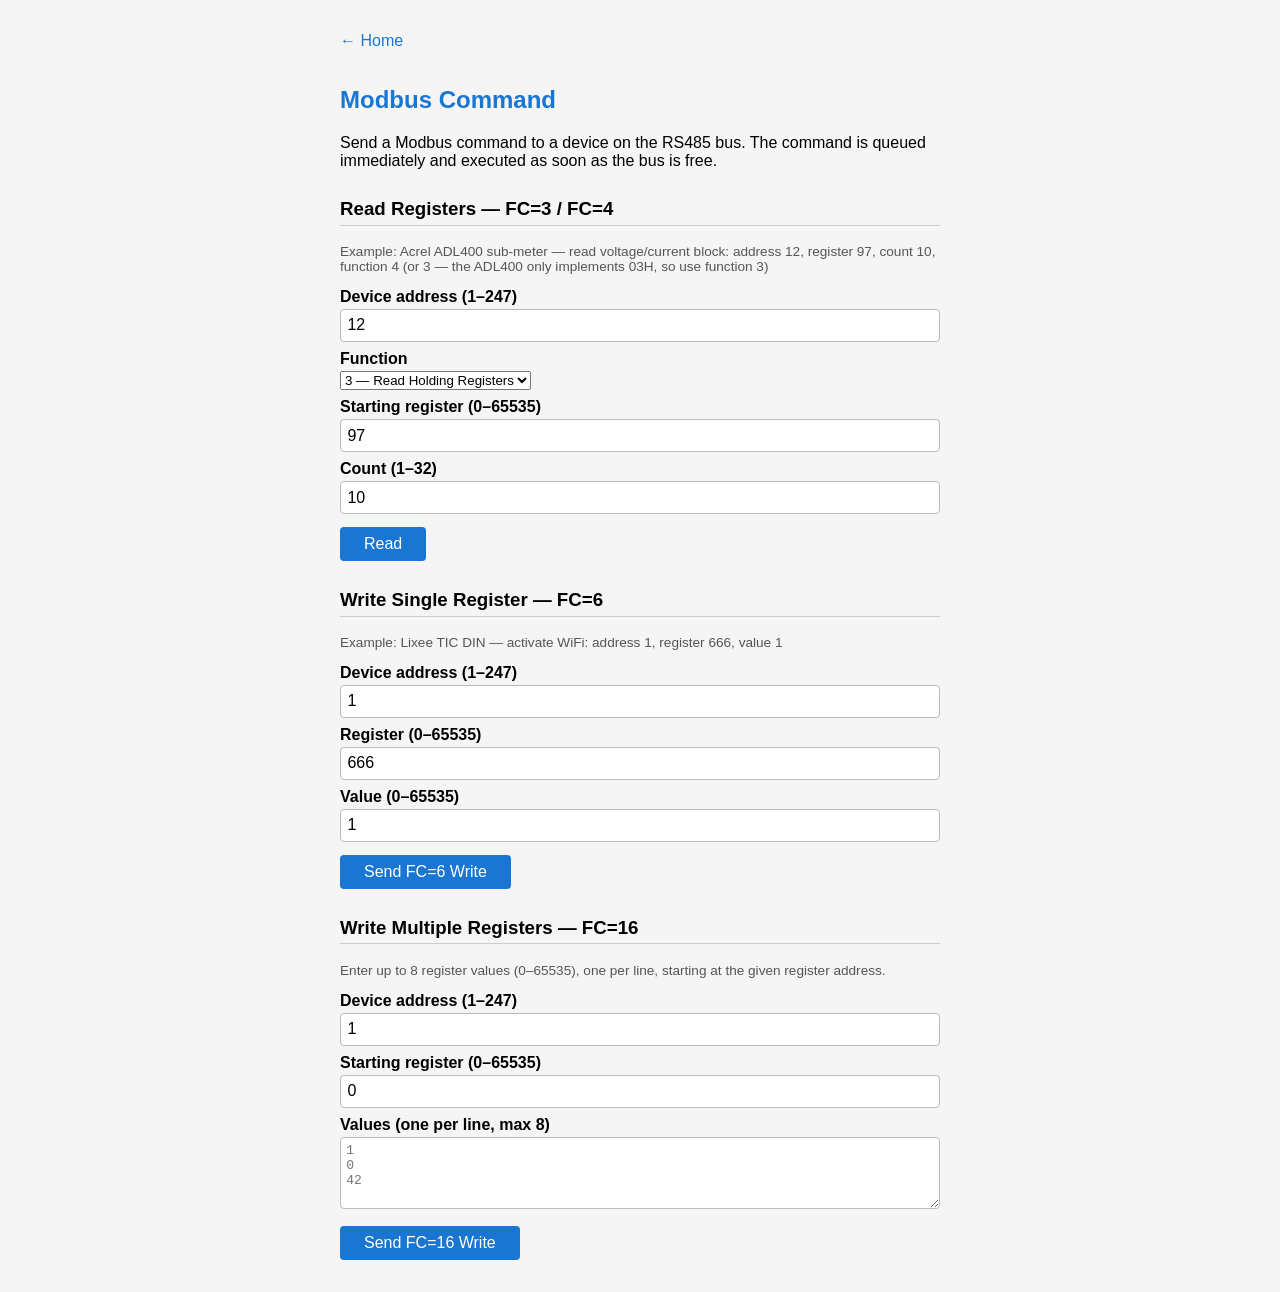
<file: SmartEVSE-3/data/modbus_cmd.html>
<!DOCTYPE html>
<html lang="en">
<head>
  <title>SmartEVSE — Modbus Command</title>
  <meta charset="utf-8"/>
  <meta name="viewport" content="width=device-width, initial-scale=1"/>
  <style>
    body { font-family: sans-serif; max-width: 600px; margin: 2em auto; padding: 0 1em; background:#f5f5f5; }
    h2 { color: #1976d2; }
    h3 { margin-top:1.5em; border-bottom:1px solid #ccc; padding-bottom:.25em; }
    label { display:block; margin:.5em 0 .2em; font-weight:bold; }
    input[type=number], textarea { width:100%; padding:.4em; box-sizing:border-box; border:1px solid #bbb; border-radius:4px; font-size:1em; }
    button { margin-top:.8em; padding:.5em 1.5em; background:#1976d2; color:#fff; border:none; border-radius:4px; cursor:pointer; font-size:1em; }
    button:hover { background:#1565c0; }
    #result6, #result16 { margin-top:.8em; padding:.6em; border-radius:4px; font-family:monospace; white-space:pre-wrap; display:none; }
    .ok    { background:#e8f5e9; border:1px solid #a5d6a7; }
    .error { background:#ffebee; border:1px solid #ef9a9a; }
    .note  { font-size:.85em; color:#555; margin-top:.3em; }
    a.back { display:inline-block; margin-bottom:1em; color:#1976d2; text-decoration:none; }
    a.back:before { content:"← "; }
  </style>
</head>
<body>
  <a class="back" href="/">Home</a>
  <h2>Modbus Command</h2>
  <p>Send a Modbus command to a device on the RS485 bus. The command is queued immediately and executed as soon as the bus is free.</p>

  <h3>Read Registers — FC=3 / FC=4</h3>
  <p class="note">Example: Acrel ADL400 sub-meter — read voltage/current block: address&nbsp;12, register&nbsp;97, count&nbsp;10, function&nbsp;4 (or 3 — the ADL400 only implements 03H, so use function 3)</p>
  <label>Device address (1–247)</label>
  <input type="number" id="addrR" min="1" max="247" value="12"/>
  <label>Function</label>
  <select id="funcR">
    <option value="3">3 — Read Holding Registers</option>
    <option value="4">4 — Read Input Registers</option>
  </select>
  <label>Starting register (0–65535)</label>
  <input type="number" id="regR" min="0" max="65535" value="97"/>
  <label>Count (1–32)</label>
  <input type="number" id="countR" min="1" max="32" value="10"/>
  <button onclick="sendRead()">Read</button>
  <div id="resultR"></div>

  <h3>Write Single Register — FC=6</h3>
  <p class="note">Example: Lixee TIC DIN — activate WiFi: address&nbsp;1, register&nbsp;666, value&nbsp;1</p>
  <label>Device address (1–247)</label>
  <input type="number" id="addr6" min="1" max="247" value="1"/>
  <label>Register (0–65535)</label>
  <input type="number" id="reg6" min="0" max="65535" value="666"/>
  <label>Value (0–65535)</label>
  <input type="number" id="val6" min="0" max="65535" value="1"/>
  <button onclick="send6()">Send FC=6 Write</button>
  <div id="result6"></div>

  <h3>Write Multiple Registers — FC=16</h3>
  <p class="note">Enter up to 8 register values (0–65535), one per line, starting at the given register address.</p>
  <label>Device address (1–247)</label>
  <input type="number" id="addr16" min="1" max="247" value="1"/>
  <label>Starting register (0–65535)</label>
  <input type="number" id="reg16" min="0" max="65535" value="0"/>
  <label>Values (one per line, max 8)</label>
  <textarea id="vals16" rows="4" placeholder="1&#10;0&#10;42"></textarea>
  <button onclick="send16()">Send FC=16 Write</button>
  <div id="result16"></div>

  <script>
    function showResult(id, data, ok) {
      var el = document.getElementById(id);
      el.className = ok ? 'ok' : 'error';
      el.textContent = JSON.stringify(data, null, 2);
      el.style.display = 'block';
    }

    function sendRead() {
      var body = {
        address:  parseInt(document.getElementById('addrR').value, 10),
        function: parseInt(document.getElementById('funcR').value, 10),
        register: parseInt(document.getElementById('regR').value, 10),
        count:    parseInt(document.getElementById('countR').value, 10)
      };
      var btn = document.querySelector('button[onclick="sendRead()"]');
      btn.disabled = true;
      fetch('/api/modbus/cmd', {method:'POST', headers:{'Content-Type':'application/json'}, body:JSON.stringify(body)})
        .then(function(r){ return r.json().then(function(d){ return {ok:r.ok, data:d}; }); })
        .then(function(r){
          if (!r.ok) { showResult('resultR', r.data, false); btn.disabled = false; return; }
          pollReadResult(btn, 0);
        })
        .catch(function(e){ showResult('resultR', {error:e.message}, false); btn.disabled = false; });
    }

    function pollReadResult(btn, attempt) {
      if (attempt > 25) {  // ~5s at 200ms — the Modbus timeout itself is 150ms, this is a generous margin
        showResult('resultR', {error:'No result after 5s — device unreachable or backend stuck'}, false);
        btn.disabled = false;
        return;
      }
      fetch('/api/modbus/result')
        .then(function(r){ return r.json(); })
        .then(function(d){
          if (!d.done) { setTimeout(function(){ pollReadResult(btn, attempt + 1); }, 200); return; }
          if (d.ok) {
            var hex = d.data.map(function(v){ return '0x' + v.toString(16).padStart(4, '0'); });
            showResult('resultR', {address: d.address, register: d.register, count: d.count, decimal: d.data, hex: hex}, true);
          } else {
            showResult('resultR', {address: d.address, register: d.register, error: d.error || 'no response (timeout)'}, false);
          }
          btn.disabled = false;
        })
        .catch(function(e){ showResult('resultR', {error:e.message}, false); btn.disabled = false; });
    }

    function send6() {
      var body = {
        address:  parseInt(document.getElementById('addr6').value, 10),
        function: 6,
        register: parseInt(document.getElementById('reg6').value, 10),
        value:    parseInt(document.getElementById('val6').value, 10)
      };
      fetch('/api/modbus/cmd', {method:'POST', headers:{'Content-Type':'application/json'}, body:JSON.stringify(body)})
        .then(function(r){ return r.json().then(function(d){ return {ok:r.ok, data:d}; }); })
        .then(function(r){ showResult('result6', r.data, r.ok); })
        .catch(function(e){ showResult('result6', {error:e.message}, false); });
    }

    function send16() {
      var lines = document.getElementById('vals16').value.trim().split('\n')
        .map(function(l){ return parseInt(l.trim(), 10); })
        .filter(function(v){ return !isNaN(v); });
      if (lines.length === 0 || lines.length > 8) {
        showResult('result16', {error:'Enter 1–8 values'}, false);
        return;
      }
      var body = {
        address:  parseInt(document.getElementById('addr16').value, 10),
        function: 16,
        register: parseInt(document.getElementById('reg16').value, 10),
        values:   lines
      };
      fetch('/api/modbus/cmd', {method:'POST', headers:{'Content-Type':'application/json'}, body:JSON.stringify(body)})
        .then(function(r){ return r.json().then(function(d){ return {ok:r.ok, data:d}; }); })
        .then(function(r){ showResult('result16', r.data, r.ok); })
        .catch(function(e){ showResult('result16', {error:e.message}, false); });
    }
  </script>
</body>
</html>
</file>
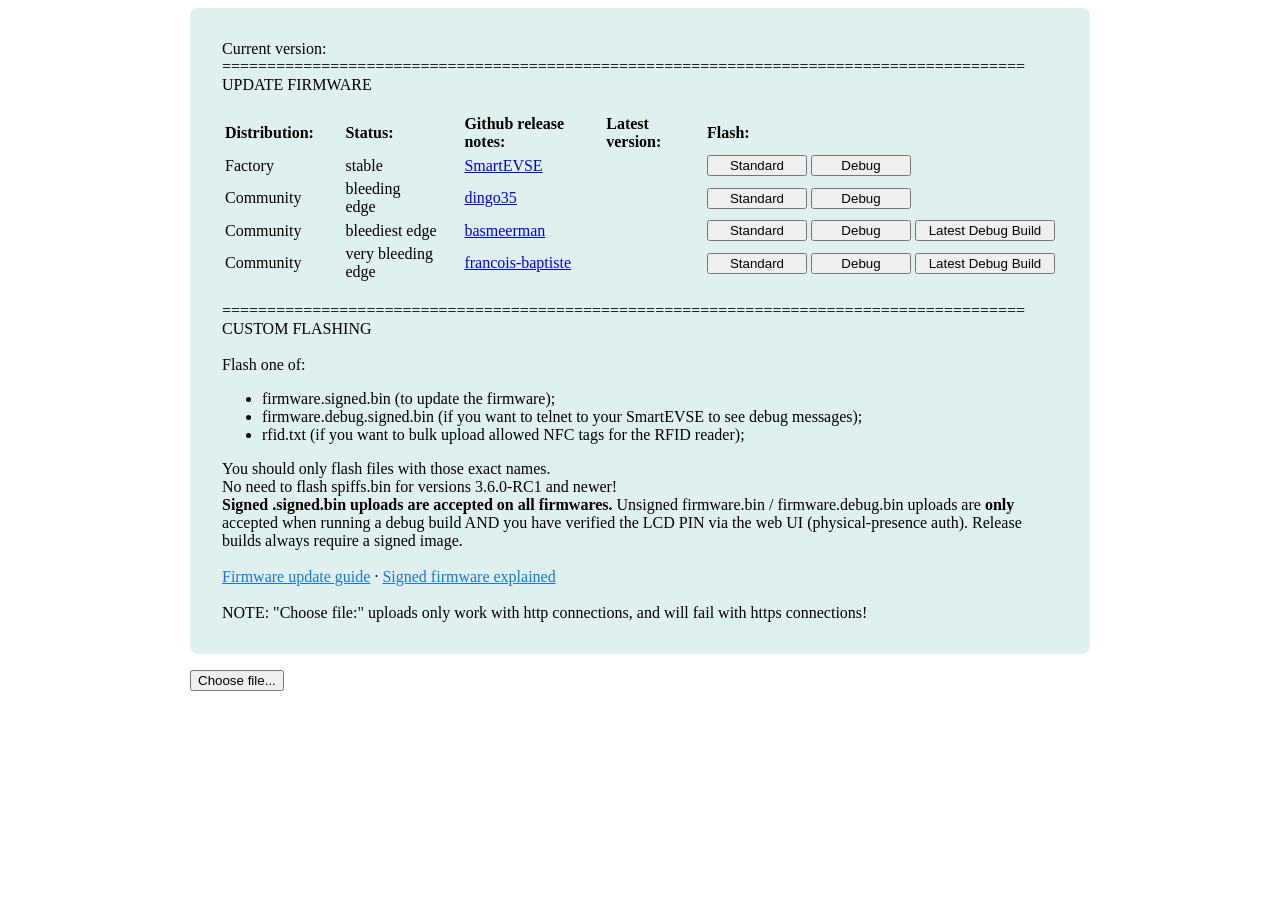
<file: SmartEVSE-3/data/update2.html>
<!DOCTYPE html>
<html lang="en">
  <head>
    <title>SmartEVSEv3</title>
    <meta charset="utf-8" />
    <meta http-equiv="X-UA-Compatible" content="IE=edge" />
    <meta name="viewport" content="width=device-width, initial-scale=1.0" />
    <style>
      #container { margin-right: auto; margin-left: auto; max-width: 900px; }
      #info { background: #e0f0f0; border-radius: .5em; padding: 2em;  }
      #wrapper { margin-top: 1em; }
    </style>
    <script>
        let OWNER_FACT="SmartEVSE";
        let REPO_FACT="SmartEVSE-3";
        let OWNER_COMM="dingo35";
        let REPO_COMM="SmartEVSE-3.5";
        let OWNER_BASM="basmeerman";
        let REPO_BASM="SmartEVSE-3.5";
        let OWNER_EDGE="francois-baptiste";
        let REPO_EDGE="SmartEVSE-3.5";
        let update_url="";
// Helper function to display upload status
var setStatus = function(text) {
  document.getElementById('el3').innerText = text;
};

        function fetchProgress() {
          fetch('/autoupdate')
            .then(res => res.json())
            .then(data => {
              // code to handle the response
              if (data.progress == -1) { //sucess
                setStatus('Firmware update succesfully completed, will reboot as soon as no EV is connected.');
              }
              else {
                if (data.progress == -2) { //fail
                    setStatus('ERROR: Firmware update fail.');
                } else {
                    setStatus('Firmware update progress: ' + data.progress + '/' + data.size);
                }
              }
            })
            .catch(err => {
              console.error('Error: ', err)
            })
        }
        function update_fw(owner, debug, tag) {
          var url = "/autoupdate?owner=" + owner + "&debug=" + debug;
          if (tag) url += "&tag=" + tag;
          fetch(url)
            .then(res => res.json())
            .then(data => {
              setStatus('Firmware update progress: ' + data.progress + '/' + data.size);
              // code to handle the response
              var fetchInterval = 1000; // 1 seconds.
              // Invoke the request every 1 seconds.
              setInterval(fetchProgress, fetchInterval);
            })
            .catch(err => {
              console.error('Error: ', err)
            })
        }
    </script>
  </head>
  <body onload="loadData()">
    <div id="container">
      <div id="info">
          Current version: <span id="version"></span><br>
          =========================================================================================<br>
          UPDATE FIRMWARE
          <br><br>
          <table style='text-align: left'>
            <tr>
              <th>Distribution:</th>
              <th>Status:</th>
              <th>Github release notes:</th>
              <th>Latest version:</th>
              <th>Flash:</th>
            </tr>
            <tr>
              <td>Factory</td>
              <td>stable</td>
              <td><a href="https://github.com/"
                     onclick="location.href=this.href + OWNER_FACT + '/' + REPO_FACT + '/releases';return false;"><script>document.write(OWNER_FACT)</script></a></td>
              <td><div id="latest_fact"></div></td>
              <td><button onclick="update_fw(OWNER_FACT, 0)" style="width: 100px; display:inline-block;">Standard</button>
              <td><button onclick="update_fw(OWNER_FACT, 1)" style="width: 100px; display:inline-block;">Debug</button>
            </tr>
            <tr>
                <td>Community&nbsp&nbsp&nbsp&nbsp&nbsp&nbsp&nbsp&nbsp&nbsp&nbsp</td>
              <td>bleeding edge&nbsp&nbsp&nbsp&nbsp&nbsp&nbsp&nbsp</td>
              <td><a href="https://github.com/"
                     onclick="location.href=this.href + OWNER_COMM + '/' + REPO_COMM + '/releases';return false;"><script>document.write(OWNER_COMM)</script></a></td>
              <td><div id="latest_comm"></div></td>
              <td><button onclick="update_fw(OWNER_COMM, 0)" style="width: 100px; display:inline-block;">Standard</button>
              <td><button onclick="update_fw(OWNER_COMM, 1)" style="width: 100px; display:inline-block;">Debug</button>
            </tr>
            <tr>
              <td>Community</td>
              <td>bleediest edge</td>
              <td><a href="https://github.com/"
                     onclick="location.href=this.href + OWNER_BASM + '/' + REPO_BASM + '/releases';return false;"><script>document.write(OWNER_BASM)</script></a></td>
              <td><div id="latest_basm"></div></td>
              <td><button onclick="update_fw(OWNER_BASM, 0)" style="width: 100px; display:inline-block;">Standard</button>
              <td><button onclick="update_fw(OWNER_BASM, 1)" style="width: 100px; display:inline-block;">Debug</button>
              <td><button onclick="update_fw(OWNER_BASM, 1, 'nightly')" style="width: 140px; display:inline-block;">Latest Debug Build</button>
            </tr>
            <tr>
              <td>Community</td>
              <td>very bleeding edge</td>
              <td><a href="https://github.com/"
                     onclick="location.href=this.href + OWNER_EDGE + '/' + REPO_EDGE + '/releases';return false;"><script>document.write(OWNER_EDGE)</script></a></td>
              <td><div id="latest_edge"></div></td>
              <td><button onclick="update_fw(OWNER_EDGE, 0)" style="width: 100px; display:inline-block;">Standard</button>
              <td><button onclick="update_fw(OWNER_EDGE, 1)" style="width: 100px; display:inline-block;">Debug</button>
              <td><button onclick="update_fw(OWNER_EDGE, 1, 'nightly')" style="width: 140px; display:inline-block;">Latest Debug Build</button>
            </tr>
          </table>
          <br>
          =========================================================================================<br>
          CUSTOM FLASHING
          <br><br>
          Flash one of:<ul>
              <li>firmware.signed.bin (to update the firmware);</li>
              <li>firmware.debug.signed.bin (if you want to telnet to your SmartEVSE to see debug messages);</li>
              <li>rfid.txt (if you want to bulk upload allowed NFC tags for the RFID reader);</li>
          </ul>
          You should only flash files with those exact names.<br>No need to flash spiffs.bin for versions 3.6.0-RC1 and newer!<br><b>Signed .signed.bin uploads are accepted on all firmwares.</b> Unsigned firmware.bin / firmware.debug.bin uploads are <b>only</b> accepted when running a debug build AND you have verified the LCD PIN via the web UI (physical-presence auth). Release builds always require a signed image.
          <br><br>
          <a href="https://github.com/basmeerman/SmartEVSE-3.5/blob/master/docs/guide-owner.md#6-firmware-updates" target="_blank" rel="noopener" style="color:#1976d2">Firmware update guide</a> ·
          <a href="https://github.com/basmeerman/SmartEVSE-3.5/blob/master/docs/security.md#7-firmware-signature-verification" target="_blank" rel="noopener" style="color:#1976d2">Signed firmware explained</a>
          <br><br>NOTE: "Choose file:"  uploads only work with http connections, and will fail with https connections!<br>
      </div>
      <div id="wrapper">
        <input type="file" id="el1" style="display: none"/>
        <button id="el2">Choose file...</button>
        <div id="el3"></div>
      </div>
    </div>
  </body>

  <script type="module">
// Octokit.js
// https://github.com/octokit/core.js#readme
import { Octokit } from "https://esm.sh/@octokit/core";
window.loadData=loadData;

function loadData() {
    document.getElementById("version").innerHTML = sessionStorage.getItem("version");
    getLatestVersion(OWNER_FACT, REPO_FACT, 'latest_fact');
    getLatestVersion(OWNER_COMM, REPO_COMM, 'latest_comm');
    getLatestVersion(OWNER_BASM, REPO_BASM, 'latest_basm');
    getLatestVersion(OWNER_EDGE, REPO_EDGE, 'latest_edge');
}

async function getLatestVersion(owner, repo, element) {
    const octokit = new Octokit({
    })

    try {
        const result = await octokit.request('GET /repos/{owner}/{repo}/releases/latest', {
          owner: owner,
          repo: repo,
          headers: {
            'X-GitHub-Api-Version': '2022-11-28'
          }
        })

        //asset_id=result.data.assets.filter(function(entry){ return entry.name==="firmware.signed.bin";})[0].id;
        //console.log(asset_id);
        //console.log(JSON.stringify(result.data.assets));
        document.getElementById(element).innerHTML = result.data.tag_name;
    } catch (error) {
        console.error(error.message);
    }
}

// Copyright (c) 2020 Cesanta Software Limited
// All rights reserved

// When user clicks on a button, trigger file selection dialog
var button = document.getElementById('el2');
button.onclick = function(ev) {
  input.click();
};

// Send a large blob of data chunk by chunk
var sendFileData = function(name, data, chunkSize) {
  var sendChunk = function(offset) {
    var chunk = data.subarray(offset, offset + chunkSize) || '';
    var opts = {method: 'POST', body: chunk};
    var url = '/update?offset=' + offset + '&file=' + encodeURIComponent(name) + '&size=' + data.length;
    var ok;
    if (offset + chunk.length == data.length) {
        setStatus('Upload of ' + name + ' finished, will reboot. You can close this page.');
        window.location.href = "/";
    }
    else
        setStatus('Uploading ' + name + ', bytes ' + offset + '..' + (offset + chunk.length) + ' of ' + data.length);
    fetch(url, opts)
        .then(function(res) {
          if (res.ok && chunk.length > 0) sendChunk(offset + chunk.length);
          ok = res.ok;
          return res.text();
        })
        .then(function(text) {
          if (!ok) setStatus('Error: ' + text);
        });
  };
  sendChunk(0);
};

// If user selected a file, read it into memory and trigger sendFileData()
var input = document.getElementById('el1');
input.onchange = function(ev) {
  if (!ev.target.files[0]) return;
  var f = ev.target.files[0], r = new FileReader();
  r.readAsArrayBuffer(f);
  r.onload = function() {
    ev.target.value = '';
    sendFileData(f.name, new Uint8Array(r.result), 8192);
  };
};
    </script>
</html>
</file>
